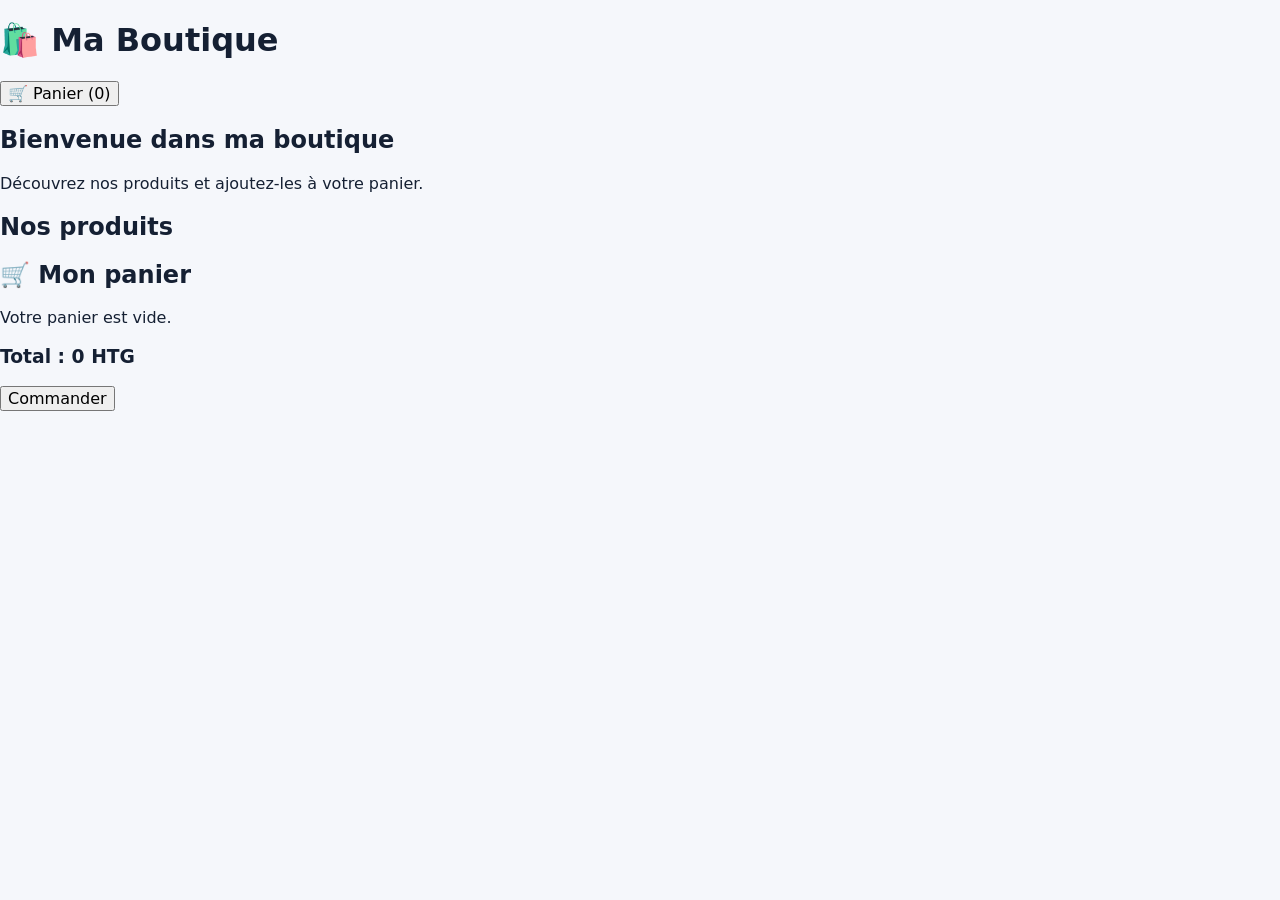
<file: Index.html>
<!DOCTYPE html>
<html lang="fr">

<head>
    <meta charset="UTF-8">
    <meta name="viewport" content="width=device-width, initial-scale=1.0">

    <title>Ma Boutique</title>

    <link rel="stylesheet" href="style.css">
</head>

<body>

    <!-- EN-TÊTE -->
    <header>
        <h1>🛍️ Ma Boutique</h1>

        <button id="boutonPanier">
            🛒 Panier (<span id="nombrePanier">0</span>)
        </button>
    </header>


    <!-- CONTENU PRINCIPAL -->
    <main>

        <section class="accueil">
            <h2>Bienvenue dans ma boutique</h2>

            <p>
                Découvrez nos produits et ajoutez-les à votre panier.
            </p>
        </section>


        <!-- PRODUITS -->
        <section>

            <h2>Nos produits</h2>

            <div id="listeProduits" class="produits">

                <!-- Les produits seront ajoutés avec JavaScript -->

            </div>

        </section>


        <!-- PANIER -->
        <section id="sectionPanier" class="panier">

            <h2>🛒 Mon panier</h2>

            <div id="listePanier">
                <p>Votre panier est vide.</p>
            </div>

            <h3>
                Total :
                <span id="total">0</span> HTG
            </h3>

            <button id="boutonCommander" class="commander">
                Commander
            </button>

        </section>

    </main>


    <!-- JAVASCRIPT -->
    <script src="script.js"></script>

</body>

</html>
</file>
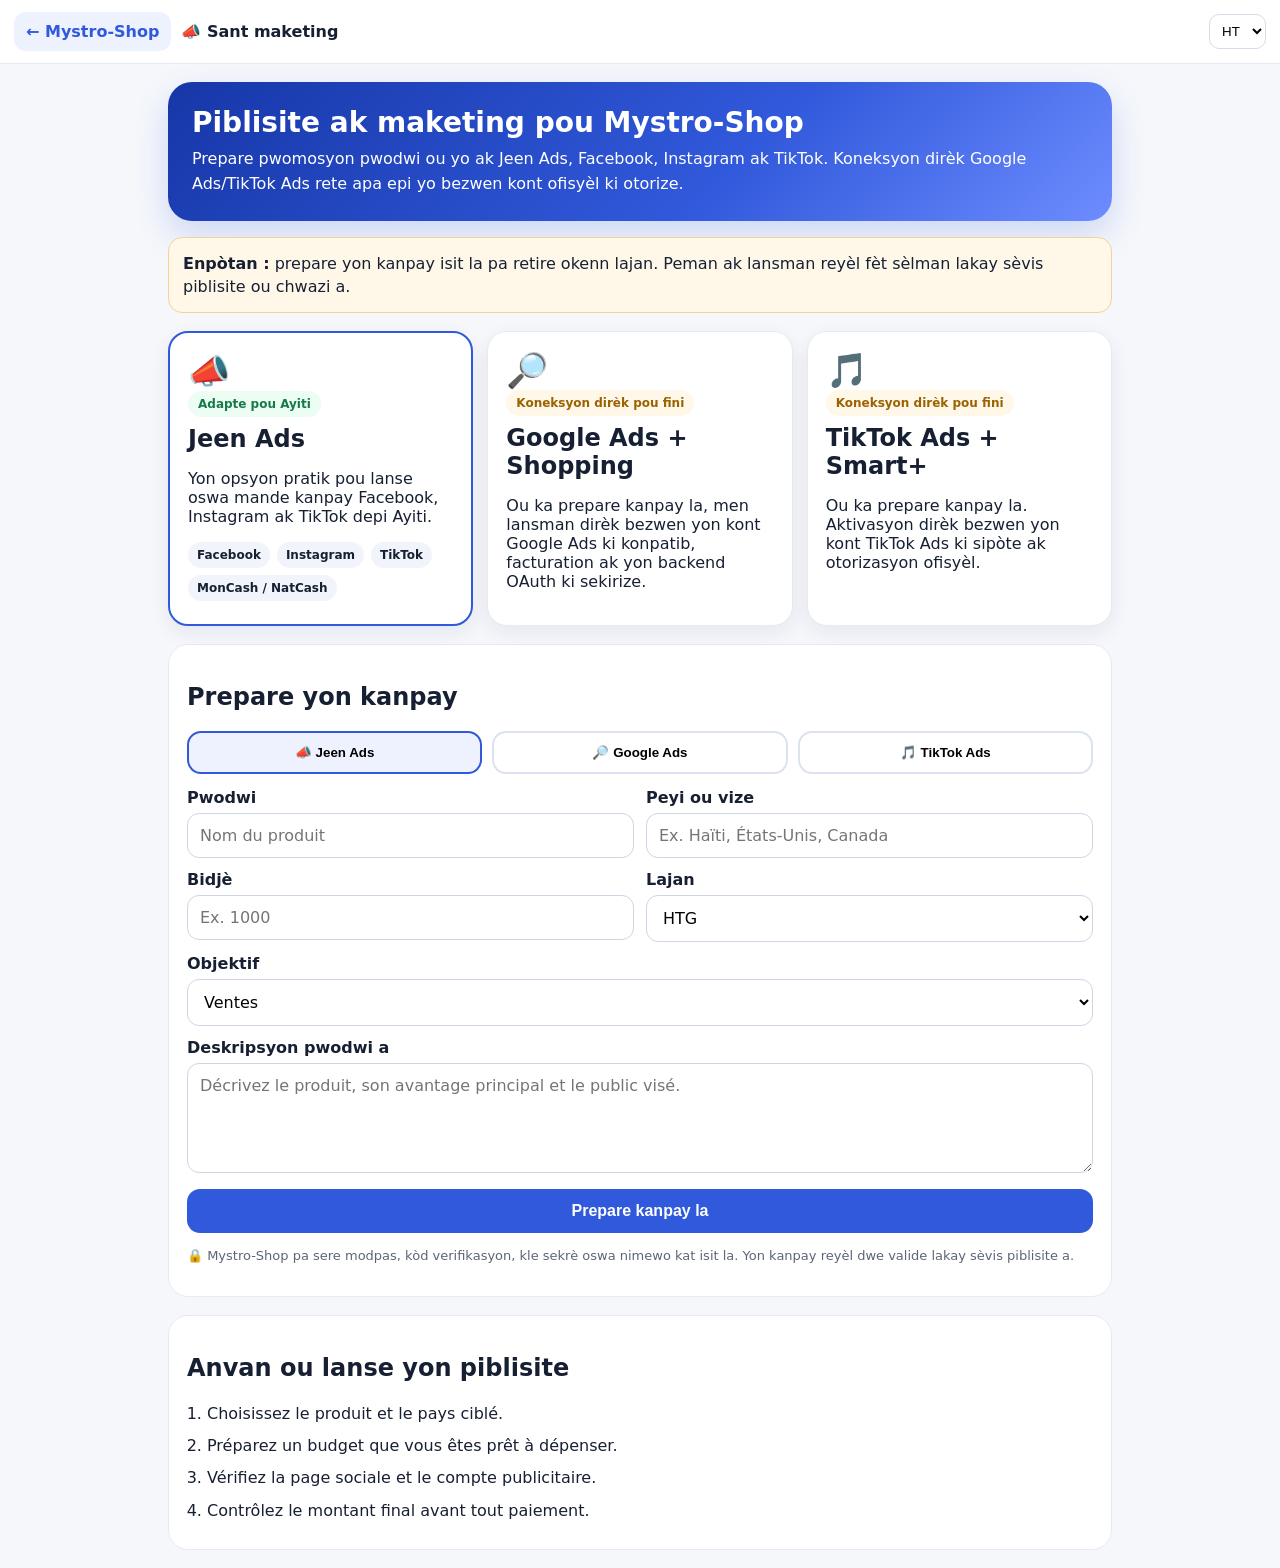
<file: ads.html>
<!DOCTYPE html>
<html lang="fr">
<head>
  <meta charset="UTF-8">
  <meta name="viewport" content="width=device-width,initial-scale=1,viewport-fit=cover">
  <meta name="theme-color" content="#3159db">
  <meta name="description" content="Centre marketing Mystro-Shop : Jeen Ads, Facebook, Instagram, TikTok et préparation Google Ads.">
  <title>Publicité | Mystro-Shop</title>
  <link rel="icon" href="./icon-192.png">
  <style>
    *{box-sizing:border-box}body{margin:0;font-family:system-ui,-apple-system,Segoe UI,Roboto,sans-serif;background:#f5f7fb;color:#172033}.top{position:sticky;top:0;background:#fff;border-bottom:1px solid #e6e9f2;padding:12px 14px;display:flex;align-items:center;gap:10px;z-index:5}.back{border:0;background:#eef2ff;border-radius:12px;padding:10px 12px;font-weight:800;color:#3159db;text-decoration:none}.brand{font-weight:900}.wrap{max-width:980px;margin:auto;padding:18px}.hero{background:linear-gradient(135deg,#1737a8,#3159db 60%,#6d8cff);color:#fff;border-radius:24px;padding:24px;box-shadow:0 14px 34px rgba(49,89,219,.2)}.hero h1{margin:0 0 8px;font-size:28px}.hero p{margin:0;line-height:1.55}.notice{margin:16px 0;padding:14px;border-radius:14px;background:#fff7e8;border:1px solid #f1d39a;line-height:1.45}.grid{display:grid;grid-template-columns:repeat(auto-fit,minmax(235px,1fr));gap:14px;margin-top:18px}.card{background:#fff;border:1px solid #e7eaf2;border-radius:20px;padding:18px;box-shadow:0 7px 20px rgba(20,35,70,.07)}.card.primary{border:2px solid #3159db}.logo{font-size:34px}.card h2{margin:8px 0}.status{display:inline-block;padding:6px 10px;border-radius:999px;background:#eef2ff;color:#3159db;font-size:12px;font-weight:800}.status.ready{background:#ecfdf3;color:#16794a}.status.pending{background:#fff7e8;color:#9a6200}.channels{display:flex;gap:7px;flex-wrap:wrap;margin-top:10px}.chip{padding:6px 9px;border-radius:999px;background:#f1f4fa;font-size:12px;font-weight:700}.form{margin-top:18px;background:#fff;border-radius:20px;padding:18px;border:1px solid #e7eaf2}.row{display:grid;grid-template-columns:1fr 1fr;gap:12px}.field{margin-bottom:12px}.field label{display:block;font-weight:750;margin-bottom:6px}.field input,.field select,.field textarea{width:100%;padding:12px;border:1px solid #cfd5e4;border-radius:12px;background:#fff;font:inherit}.field textarea{min-height:110px;resize:vertical}.providers{display:flex;gap:10px;flex-wrap:wrap}.provider{flex:1;min-width:145px;border:2px solid #dce2f1;border-radius:14px;padding:12px;background:#fff;cursor:pointer;font-weight:850}.provider.active{border-color:#3159db;background:#eef2ff}.btn{width:100%;border:0;border-radius:13px;padding:13px;background:#3159db;color:#fff;font-weight:850;font-size:16px;cursor:pointer}.btn.secondary{display:inline-flex;align-items:center;justify-content:center;margin-top:12px;text-decoration:none;background:#111827}.result{display:none;margin-top:14px;padding:14px;border-radius:14px;background:#eef8f0;border:1px solid #bcdcc2;line-height:1.55}.small{font-size:13px;color:#5c6578;line-height:1.5}.lang{margin-left:auto;border:1px solid #d7dceb;border-radius:10px;padding:8px;background:#fff}.steps{margin-top:18px;background:#fff;border:1px solid #e7eaf2;border-radius:20px;padding:18px}.steps ol{padding-left:20px;margin-bottom:0}.steps li{margin:9px 0;line-height:1.45}@media(max-width:640px){.row{grid-template-columns:1fr}.hero h1{font-size:23px}.brand{font-size:14px}.back{padding:9px 10px}}
  </style>
</head>
<body>
<header class="top">
  <a class="back" href="./index.html">← Mystro-Shop</a>
  <div class="brand">📣 <span id="topTitle">Centre marketing</span></div>
  <select id="lang" class="lang" aria-label="Langue"><option value="fr">FR</option><option value="ht">HT</option><option value="es">ES</option><option value="en">EN</option></select>
</header>
<main class="wrap">
  <section class="hero">
    <h1 id="title">Publicité et marketing pour Mystro-Shop</h1>
    <p id="subtitle">Préparez la promotion de vos produits avec Jeen Ads, Facebook, Instagram et TikTok. Les connexions directes Google Ads/TikTok Ads restent séparées et nécessitent leurs propres comptes autorisés.</p>
  </section>

  <div class="notice" id="notice"><strong>Important :</strong> préparer une campagne ici ne débite aucun argent. Le paiement et le lancement réel se font seulement chez le prestataire publicitaire choisi.</div>

  <section class="grid">
    <article class="card primary">
      <div class="logo">📣</div><span class="status ready" id="jeenStatus">Adapté à Haïti</span>
      <h2>Jeen Ads</h2>
      <p id="jeenText">Option pratique pour lancer ou demander des campagnes Facebook, Instagram et TikTok depuis Haïti.</p>
      <div class="channels"><span class="chip">Facebook</span><span class="chip">Instagram</span><span class="chip">TikTok</span><span class="chip">MonCash / NatCash</span></div>
    </article>
    <article class="card">
      <div class="logo">🔎</div><span class="status pending" id="googleStatus">Connexion directe à compléter</span>
      <h2>Google Ads + Shopping</h2>
      <p id="googleText">La préparation est disponible, mais le lancement direct exige un compte Google Ads compatible, la facturation et un backend OAuth sécurisé.</p>
    </article>
    <article class="card">
      <div class="logo">🎵</div><span class="status pending" id="tiktokStatus">Connexion directe à compléter</span>
      <h2>TikTok Ads + Smart+</h2>
      <p id="tiktokText">La préparation est disponible. L'activation directe exige un compte TikTok Ads pris en charge et une autorisation officielle.</p>
    </article>
  </section>

  <section class="form">
    <h2 id="campaignTitle">Préparer une campagne</h2>
    <div class="providers">
      <button type="button" class="provider active" data-provider="jeen">📣 Jeen Ads</button>
      <button type="button" class="provider" data-provider="google">🔎 Google Ads</button>
      <button type="button" class="provider" data-provider="tiktok">🎵 TikTok Ads</button>
    </div>
    <div class="row" style="margin-top:14px">
      <div class="field"><label id="productLabel" for="product">Produit</label><input id="product" placeholder="Nom du produit" maxlength="120"></div>
      <div class="field"><label id="countryLabel" for="country">Pays ciblé</label><input id="country" placeholder="Ex. Haïti, États-Unis, Canada" maxlength="80"></div>
    </div>
    <div class="row">
      <div class="field"><label id="budgetLabel" for="budget">Budget</label><input id="budget" type="number" min="1" step="1" placeholder="Ex. 1000"></div>
      <div class="field"><label id="currencyLabel" for="currency">Devise</label><select id="currency"><option>HTG</option><option>USD</option><option>EUR</option><option>CAD</option><option>GBP</option></select></div>
    </div>
    <div class="field"><label id="goalLabel" for="goal">Objectif</label><select id="goal"><option value="sales">Ventes</option><option value="traffic">Visites du site</option><option value="messages">Messages / WhatsApp</option><option value="awareness">Notoriété</option></select></div>
    <div class="field"><label id="descriptionLabel" for="description">Description du produit</label><textarea id="description" placeholder="Décrivez le produit, son avantage principal et le public visé."></textarea></div>
    <button type="button" id="prepare" class="btn">Préparer la campagne</button>
    <div id="result" class="result"></div>
    <p class="small" id="security">🔒 Mystro-Shop ne stocke ici aucun mot de passe, code de vérification, clé secrète ni numéro de carte. Une campagne réelle doit être validée chez le prestataire publicitaire.</p>
  </section>

  <section class="steps">
    <h2 id="stepsTitle">Avant de lancer une publicité</h2>
    <ol id="stepsList">
      <li>Choisissez le produit et le pays ciblé.</li>
      <li>Préparez un budget que vous êtes prêt à dépenser.</li>
      <li>Vérifiez la page sociale et le compte publicitaire.</li>
      <li>Contrôlez le montant final avant tout paiement.</li>
    </ol>
  </section>
</main>
<script>
const JEEN_URL='https://jeenads.com/';
const copy={
fr:{top:'Centre marketing',title:'Publicité et marketing pour Mystro-Shop',subtitle:'Préparez la promotion de vos produits avec Jeen Ads, Facebook, Instagram et TikTok. Les connexions directes Google Ads/TikTok Ads restent séparées et nécessitent leurs propres comptes autorisés.',notice:'<strong>Important :</strong> préparer une campagne ici ne débite aucun argent. Le paiement et le lancement réel se font seulement chez le prestataire publicitaire choisi.',jeenStatus:'Adapté à Haïti',jeenText:'Option pratique pour lancer ou demander des campagnes Facebook, Instagram et TikTok depuis Haïti.',googleStatus:'Connexion directe à compléter',googleText:'La préparation est disponible, mais le lancement direct exige un compte Google Ads compatible, la facturation et un backend OAuth sécurisé.',tiktokStatus:'Connexion directe à compléter',tiktokText:"La préparation est disponible. L'activation directe exige un compte TikTok Ads pris en charge et une autorisation officielle.",campaign:'Préparer une campagne',product:'Produit',country:'Pays ciblé',budget:'Budget',currency:'Devise',goal:'Objectif',description:'Description du produit',button:'Préparer la campagne',security:'🔒 Mystro-Shop ne stocke ici aucun mot de passe, code de vérification, clé secrète ni numéro de carte. Une campagne réelle doit être validée chez le prestataire publicitaire.',steps:'Avant de lancer une publicité',readyJeen:'Résumé prêt. Ouvrez Jeen Ads pour continuer la demande ou le lancement. Aucun paiement n’est effectué par Mystro-Shop.',readyDirect:'Résumé prêt. Cette connexion directe n’est pas encore activée dans Mystro-Shop. Elle exigera le compte publicitaire officiel et le backend sécurisé.',openJeen:'Ouvrir Jeen Ads',missing:'Veuillez remplir le produit, le pays et le budget.'},
ht:{top:'Sant maketing',title:'Piblisite ak maketing pou Mystro-Shop',subtitle:'Prepare pwomosyon pwodwi ou yo ak Jeen Ads, Facebook, Instagram ak TikTok. Koneksyon dirèk Google Ads/TikTok Ads rete apa epi yo bezwen kont ofisyèl ki otorize.',notice:'<strong>Enpòtan :</strong> prepare yon kanpay isit la pa retire okenn lajan. Peman ak lansman reyèl fèt sèlman lakay sèvis piblisite ou chwazi a.',jeenStatus:'Adapte pou Ayiti',jeenText:'Yon opsyon pratik pou lanse oswa mande kanpay Facebook, Instagram ak TikTok depi Ayiti.',googleStatus:'Koneksyon dirèk pou fini',googleText:'Ou ka prepare kanpay la, men lansman dirèk bezwen yon kont Google Ads ki konpatib, facturation ak yon backend OAuth ki sekirize.',tiktokStatus:'Koneksyon dirèk pou fini',tiktokText:'Ou ka prepare kanpay la. Aktivasyon dirèk bezwen yon kont TikTok Ads ki sipòte ak otorizasyon ofisyèl.',campaign:'Prepare yon kanpay',product:'Pwodwi',country:'Peyi ou vize',budget:'Bidjè',currency:'Lajan',goal:'Objektif',description:'Deskripsyon pwodwi a',button:'Prepare kanpay la',security:'🔒 Mystro-Shop pa sere modpas, kòd verifikasyon, kle sekrè oswa nimewo kat isit la. Yon kanpay reyèl dwe valide lakay sèvis piblisite a.',steps:'Anvan ou lanse yon piblisite',readyJeen:'Rezime a pare. Louvri Jeen Ads pou kontinye demann oswa lansman an. Mystro-Shop pa fè okenn peman otomatik.',readyDirect:'Rezime a pare. Koneksyon dirèk sa a poko aktive nan Mystro-Shop. Li pral bezwen kont piblisite ofisyèl la ak backend ki sekirize.',openJeen:'Louvri Jeen Ads',missing:'Tanpri ranpli pwodwi, peyi ak bidjè.'},
es:{top:'Centro de marketing',title:'Publicidad y marketing para Mystro-Shop',subtitle:'Prepara la promoción de tus productos con Jeen Ads, Facebook, Instagram y TikTok. Las conexiones directas con Google Ads/TikTok Ads requieren sus propias cuentas autorizadas.',notice:'<strong>Importante:</strong> preparar una campaña aquí no cobra dinero. El pago y el lanzamiento real se realizan únicamente con el proveedor publicitario elegido.',jeenStatus:'Adaptado a Haití',jeenText:'Una opción práctica para solicitar o lanzar campañas de Facebook, Instagram y TikTok desde Haití.',googleStatus:'Conexión directa pendiente',googleText:'La preparación está disponible, pero el lanzamiento directo requiere una cuenta compatible, facturación y un backend OAuth seguro.',tiktokStatus:'Conexión directa pendiente',tiktokText:'La preparación está disponible. La activación directa requiere una cuenta TikTok Ads compatible y autorización oficial.',campaign:'Preparar una campaña',product:'Producto',country:'País objetivo',budget:'Presupuesto',currency:'Moneda',goal:'Objetivo',description:'Descripción del producto',button:'Preparar campaña',security:'🔒 Mystro-Shop no guarda aquí contraseñas, códigos de verificación, claves secretas ni números de tarjeta. Una campaña real debe validarse con el proveedor publicitario.',steps:'Antes de lanzar publicidad',readyJeen:'Resumen listo. Abre Jeen Ads para continuar la solicitud o el lanzamiento. Mystro-Shop no realiza pagos automáticos.',readyDirect:'Resumen listo. Esta conexión directa aún no está activada en Mystro-Shop y requiere la cuenta publicitaria oficial y un backend seguro.',openJeen:'Abrir Jeen Ads',missing:'Completa el producto, el país y el presupuesto.'},
en:{top:'Marketing center',title:'Advertising and marketing for Mystro-Shop',subtitle:'Prepare product promotion with Jeen Ads, Facebook, Instagram and TikTok. Direct Google Ads/TikTok Ads connections remain separate and require authorized accounts.',notice:'<strong>Important:</strong> preparing a campaign here does not charge any money. Payment and real launch happen only with the selected advertising provider.',jeenStatus:'Haiti-friendly',jeenText:'A practical option to request or launch Facebook, Instagram and TikTok campaigns from Haiti.',googleStatus:'Direct connection pending',googleText:'Campaign preparation is available, but direct launch requires a compatible Google Ads account, billing and a secure OAuth backend.',tiktokStatus:'Direct connection pending',tiktokText:'Campaign preparation is available. Direct activation requires a supported TikTok Ads account and official authorization.',campaign:'Prepare a campaign',product:'Product',country:'Target country',budget:'Budget',currency:'Currency',goal:'Goal',description:'Product description',button:'Prepare campaign',security:'🔒 Mystro-Shop stores no passwords, verification codes, secret keys or card numbers here. A real campaign must be validated with the advertising provider.',steps:'Before launching an ad',readyJeen:'Summary ready. Open Jeen Ads to continue the request or launch. Mystro-Shop makes no automatic payment.',readyDirect:'Summary ready. This direct connection is not yet active in Mystro-Shop and requires the official advertising account and secure backend.',openJeen:'Open Jeen Ads',missing:'Please complete the product, country and budget.'}
};
let provider=new URLSearchParams(location.search).get('provider')||'jeen';
if(!['jeen','google','tiktok'].includes(provider))provider='jeen';
const $=id=>document.getElementById(id);
function choose(p){provider=p;document.querySelectorAll('.provider').forEach(b=>b.classList.toggle('active',b.dataset.provider===p));}
document.querySelectorAll('.provider').forEach(b=>b.addEventListener('click',()=>choose(b.dataset.provider)));choose(provider);
function setLang(l){const t=copy[l]||copy.fr;$('topTitle').textContent=t.top;$('title').textContent=t.title;$('subtitle').textContent=t.subtitle;$('notice').innerHTML=t.notice;$('jeenStatus').textContent=t.jeenStatus;$('jeenText').textContent=t.jeenText;$('googleStatus').textContent=t.googleStatus;$('googleText').textContent=t.googleText;$('tiktokStatus').textContent=t.tiktokStatus;$('tiktokText').textContent=t.tiktokText;$('campaignTitle').textContent=t.campaign;$('productLabel').textContent=t.product;$('countryLabel').textContent=t.country;$('budgetLabel').textContent=t.budget;$('currencyLabel').textContent=t.currency;$('goalLabel').textContent=t.goal;$('descriptionLabel').textContent=t.description;$('prepare').textContent=t.button;$('security').textContent=t.security;$('stepsTitle').textContent=t.steps;localStorage.setItem('mystroAdsLang',l);}
$('lang').value=localStorage.getItem('mystroAdsLang')||'ht';setLang($('lang').value);$('lang').addEventListener('change',()=>setLang($('lang').value));
$('prepare').addEventListener('click',()=>{const p=$('product').value.trim(),c=$('country').value.trim(),b=Number($('budget').value),cur=$('currency').value,g=$('goal').options[$('goal').selectedIndex].text,d=$('description').value.trim();const t=copy[$('lang').value]||copy.fr;if(!p||!c||!Number.isFinite(b)||b<=0){alert(t.missing);return;}const label=provider==='jeen'?'Jeen Ads':provider==='google'?'Google Ads / Shopping':'TikTok Ads / Smart+';$('result').style.display='block';$('result').innerHTML='<strong>'+label+'</strong><br>'+p+' · '+c+' · '+b.toLocaleString()+' '+cur+'<br>'+g+(d?'<br><br>'+d.replace(/[<>]/g,''):'')+'<br><br>'+(provider==='jeen'?t.readyJeen:t.readyDirect)+(provider==='jeen'?'<br><a class="btn secondary" target="_blank" rel="noopener" href="'+JEEN_URL+'">'+t.openJeen+' ↗</a>':'');$('result').scrollIntoView({behavior:'smooth',block:'center'});});
</script>
</body>
</html>
</file>
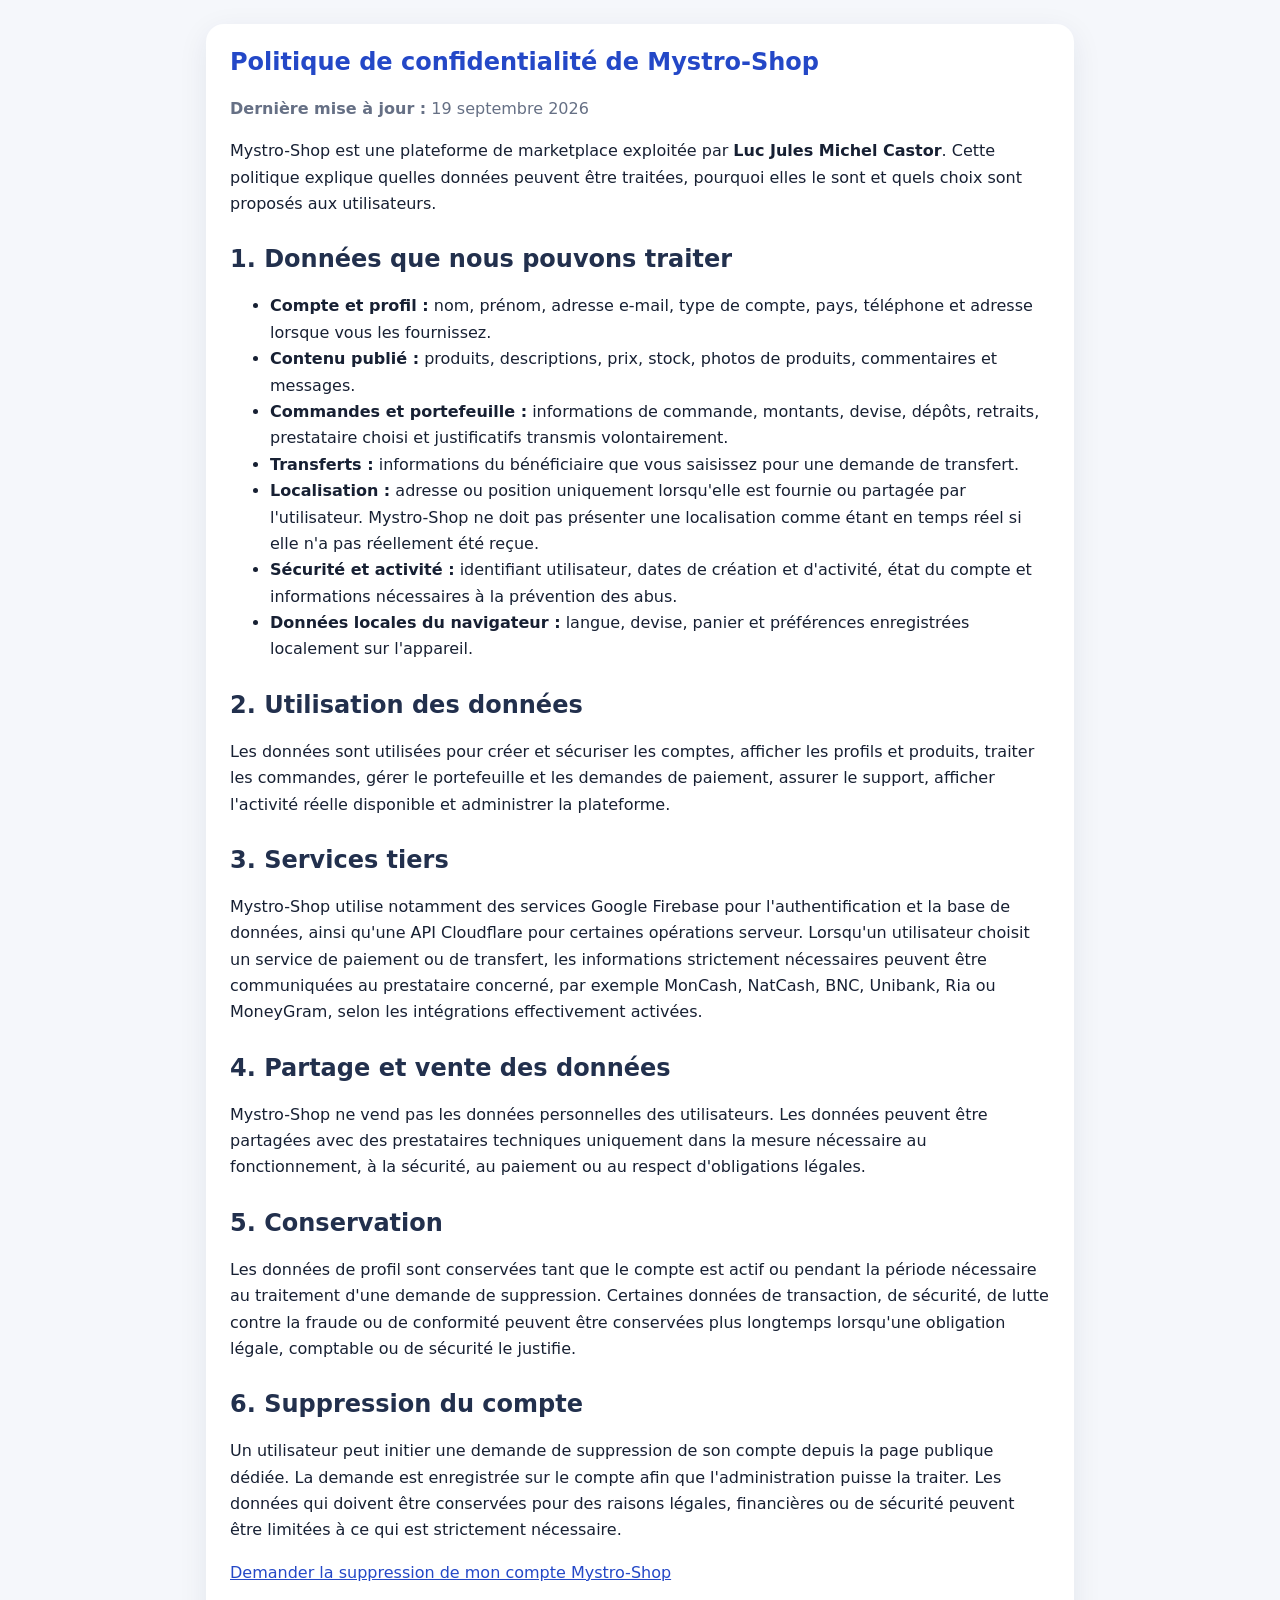
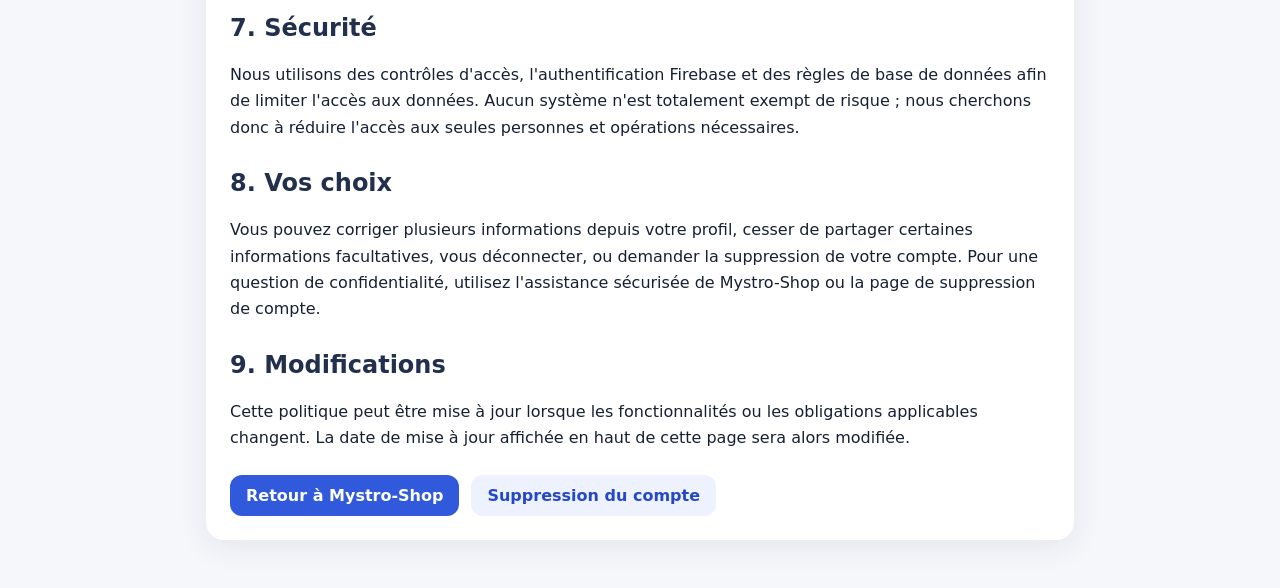
<file: privacy-policy.html>
<!DOCTYPE html>
<html lang="fr">
<head>
  <meta charset="UTF-8">
  <meta name="viewport" content="width=device-width,initial-scale=1,viewport-fit=cover">
  <meta name="theme-color" content="#3159db">
  <title>Politique de confidentialité — Mystro-Shop</title>
  <style>
    :root{font-family:system-ui,-apple-system,BlinkMacSystemFont,"Segoe UI",sans-serif;color:#172033;background:#f5f7fb}
    *{box-sizing:border-box}body{margin:0}.wrap{max-width:900px;margin:auto;padding:24px 16px 48px}
    .card{background:#fff;border-radius:18px;padding:24px;box-shadow:0 8px 30px rgba(25,40,80,.08)}
    h1{margin-top:0;color:#2448c7}h2{margin-top:28px;color:#22304d}p,li{line-height:1.65}
    a{color:#2448c7}.muted{color:#667085}.actions{display:flex;gap:12px;flex-wrap:wrap;margin-top:24px}
    .btn{display:inline-block;padding:11px 16px;border-radius:12px;text-decoration:none;font-weight:700;background:#3159db;color:#fff}
    .btn.alt{background:#eef2ff;color:#2448c7}
  </style>
</head>
<body>
  <main class="wrap">
    <article class="card">
      <h1>Politique de confidentialité de Mystro-Shop</h1>
      <p class="muted"><strong>Dernière mise à jour :</strong> 19 septembre 2026</p>
      <p>Mystro-Shop est une plateforme de marketplace exploitée par <strong>Luc Jules Michel Castor</strong>. Cette politique explique quelles données peuvent être traitées, pourquoi elles le sont et quels choix sont proposés aux utilisateurs.</p>

      <h2>1. Données que nous pouvons traiter</h2>
      <ul>
        <li><strong>Compte et profil :</strong> nom, prénom, adresse e-mail, type de compte, pays, téléphone et adresse lorsque vous les fournissez.</li>
        <li><strong>Contenu publié :</strong> produits, descriptions, prix, stock, photos de produits, commentaires et messages.</li>
        <li><strong>Commandes et portefeuille :</strong> informations de commande, montants, devise, dépôts, retraits, prestataire choisi et justificatifs transmis volontairement.</li>
        <li><strong>Transferts :</strong> informations du bénéficiaire que vous saisissez pour une demande de transfert.</li>
        <li><strong>Localisation :</strong> adresse ou position uniquement lorsqu'elle est fournie ou partagée par l'utilisateur. Mystro-Shop ne doit pas présenter une localisation comme étant en temps réel si elle n'a pas réellement été reçue.</li>
        <li><strong>Sécurité et activité :</strong> identifiant utilisateur, dates de création et d'activité, état du compte et informations nécessaires à la prévention des abus.</li>
        <li><strong>Données locales du navigateur :</strong> langue, devise, panier et préférences enregistrées localement sur l'appareil.</li>
      </ul>

      <h2>2. Utilisation des données</h2>
      <p>Les données sont utilisées pour créer et sécuriser les comptes, afficher les profils et produits, traiter les commandes, gérer le portefeuille et les demandes de paiement, assurer le support, afficher l'activité réelle disponible et administrer la plateforme.</p>

      <h2>3. Services tiers</h2>
      <p>Mystro-Shop utilise notamment des services Google Firebase pour l'authentification et la base de données, ainsi qu'une API Cloudflare pour certaines opérations serveur. Lorsqu'un utilisateur choisit un service de paiement ou de transfert, les informations strictement nécessaires peuvent être communiquées au prestataire concerné, par exemple MonCash, NatCash, BNC, Unibank, Ria ou MoneyGram, selon les intégrations effectivement activées.</p>

      <h2>4. Partage et vente des données</h2>
      <p>Mystro-Shop ne vend pas les données personnelles des utilisateurs. Les données peuvent être partagées avec des prestataires techniques uniquement dans la mesure nécessaire au fonctionnement, à la sécurité, au paiement ou au respect d'obligations légales.</p>

      <h2>5. Conservation</h2>
      <p>Les données de profil sont conservées tant que le compte est actif ou pendant la période nécessaire au traitement d'une demande de suppression. Certaines données de transaction, de sécurité, de lutte contre la fraude ou de conformité peuvent être conservées plus longtemps lorsqu'une obligation légale, comptable ou de sécurité le justifie.</p>

      <h2>6. Suppression du compte</h2>
      <p>Un utilisateur peut initier une demande de suppression de son compte depuis la page publique dédiée. La demande est enregistrée sur le compte afin que l'administration puisse la traiter. Les données qui doivent être conservées pour des raisons légales, financières ou de sécurité peuvent être limitées à ce qui est strictement nécessaire.</p>
      <p><a href="./delete-account.html">Demander la suppression de mon compte Mystro-Shop</a></p>

      <h2>7. Sécurité</h2>
      <p>Nous utilisons des contrôles d'accès, l'authentification Firebase et des règles de base de données afin de limiter l'accès aux données. Aucun système n'est totalement exempt de risque ; nous cherchons donc à réduire l'accès aux seules personnes et opérations nécessaires.</p>

      <h2>8. Vos choix</h2>
      <p>Vous pouvez corriger plusieurs informations depuis votre profil, cesser de partager certaines informations facultatives, vous déconnecter, ou demander la suppression de votre compte. Pour une question de confidentialité, utilisez l'assistance sécurisée de Mystro-Shop ou la page de suppression de compte.</p>

      <h2>9. Modifications</h2>
      <p>Cette politique peut être mise à jour lorsque les fonctionnalités ou les obligations applicables changent. La date de mise à jour affichée en haut de cette page sera alors modifiée.</p>

      <div class="actions">
        <a class="btn" href="./index.html">Retour à Mystro-Shop</a>
        <a class="btn alt" href="./delete-account.html">Suppression du compte</a>
      </div>
    </article>
  </main>
</body>
</html>
</file>
<file: style.css>
*{box-sizing:border-box}html{scroll-behavior:smooth}body{margin:0;background:#f5f7fb;color:#152033;font-family:Inter,system-ui,-apple-system,Segoe UI,Roboto,sans-serif}button,input,select,textarea{font:inherit}button{cursor:pointer}button:disabled{opacity:.55;cursor:not-allowed}label{display:grid;gap:6px;font-weight:700;color:#344054}input,select,textarea{width:100%;border:1px solid #d0d5dd;border-radius:12px;background:#fff;padding:12px;color:#101828;outline:none}input:focus,select:focus,textarea:focus{border-color:#3159db;box-shadow:0 0 0 3px #3159db18}.primary,.secondary,.link-btn{display:inline-flex;align-items:center;justify-content:center;gap:8px;border:0;border-radius:13px;padding:12px 16px;font-weight:800;text-decoration:none}.primary{background:#3159db;color:#fff}.secondary{background:#eef2ff;color:#2341a8}.text-btn{border:0;background:transparent;color:#3159db;font-weight:800;padding:10px}.icon-btn{border:0;background:#eef2ff;border-radius:12px;padding:10px;position:relative}.auth-screen{min-height:100vh;display:grid;place-items:center;padding:20px;background:radial-gradient(circle at top,#6c82ff 0,#3159db 32%,#1737a8 100%)}.auth-screen[hidden]{display:none}.welcome-card{width:min(460px,100%);background:#fff;border-radius:26px;padding:28px;box-shadow:0 28px 70px #001d6640;text-align:center}.welcome-logo{display:flex;align-items:center;justify-content:center;gap:10px}.welcome-logo>span{font-size:38px}.welcome-logo h1{margin:0;font-size:clamp(30px,8vw,45px)}.welcome-card>p{font-size:18px;line-height:1.45}.welcome-tabs{display:grid;grid-template-columns:1fr 1fr;gap:10px;margin-top:20px}.welcome-tabs button{border:0;border-radius:13px;padding:14px;font-weight:850;background:#eef2ff;color:#2443ad}.welcome-tabs button:active{transform:translateY(1px)}.welcome-languages{display:flex;justify-content:center;gap:7px;margin-top:14px}.welcome-languages button{border:1px solid #dbe2f0;background:#fff;border-radius:999px;padding:6px 10px;font-size:12px;font-weight:800;color:#475467}.top-header{position:sticky;top:0;z-index:40;background:#fff;border-bottom:1px solid #eaecf0;padding:12px 16px;display:grid;grid-template-columns:auto minmax(220px,1fr) auto;gap:14px;align-items:center}.brand{display:flex;align-items:center;gap:9px}.brand>span{font-size:28px}.brand div{display:grid}.brand strong{font-size:18px}.brand small{color:#667085}.top-tools{display:flex;align-items:center;gap:10px}.search{display:flex;align-items:center;gap:8px;background:#f2f4f7;border-radius:13px;padding:0 11px;flex:1}.search input{border:0;background:transparent;box-shadow:none;padding-left:0}.header-actions{display:flex;align-items:center;gap:8px}.header-actions select{width:auto;max-width:130px;padding:9px}.avatar,.big-avatar{border:0;border-radius:50%;background:#3159db;color:#fff;font-weight:900;display:grid;place-items:center}.avatar{width:42px;height:42px}.big-avatar{width:78px;height:78px;font-size:28px;margin:auto}.badge{position:absolute;right:-4px;top:-5px;background:#d92d20;color:#fff;border-radius:999px;min-width:18px;height:18px;font-size:11px;display:grid;place-items:center}.mobile-nav{position:fixed;z-index:50;left:0;top:0;bottom:0;width:min(310px,86vw);background:#fff;box-shadow:12px 0 40px #10182826;padding:78px 12px 20px;display:flex;flex-direction:column;gap:5px;transform:translateX(-103%);transition:.22s;overflow:auto}.mobile-nav.open{transform:translateX(0)}.mobile-nav button{border:0;background:transparent;border-radius:12px;padding:12px;text-align:left;font-weight:750;color:#344054}.mobile-nav button:hover,.mobile-nav button.active{background:#eef2ff;color:#2443ad}.cart-count{margin-left:auto;background:#3159db;color:#fff;border-radius:999px;padding:1px 7px;font-size:11px}.app-content{max-width:1220px;margin:auto;padding:22px 18px 90px}.app-page{display:none}.app-page.active-page{display:block}.hero{border-radius:28px;padding:34px;background:linear-gradient(135deg,#1737a8,#3159db 58%,#6f86ff);color:#fff;box-shadow:0 18px 50px #3159db32}.hero h1{font-size:clamp(30px,6vw,56px);line-height:1.02;margin:10px 0}.hero p{font-size:18px;max-width:650px;opacity:.92}.hero-actions{display:flex;gap:10px;flex-wrap:wrap;margin-top:20px}.hero .primary{background:#fff;color:#1737a8}.hero .secondary{background:#ffffff1a;color:#fff;border:1px solid #ffffff55}.section-title,.page-title{display:flex;align-items:center;justify-content:space-between;gap:10px;margin:24px 0 14px}.section-title h2,.page-title h2{margin:0}.section-title span,.page-title span{color:#667085;font-size:13px}.products-grid{display:grid;grid-template-columns:repeat(auto-fill,minmax(190px,1fr));gap:16px}.product-card{background:#fff;border:1px solid #eaecf0;border-radius:18px;overflow:hidden;box-shadow:0 8px 22px #1018280c}.product-media{position:relative;aspect-ratio:3/4;background:#f2f4f7}.product-media img{width:100%;height:100%;object-fit:cover}.discount{position:absolute;left:9px;top:9px;background:#d92d20;color:#fff;padding:5px 8px;border-radius:999px;font-size:12px;font-weight:900}.product-body{padding:12px}.product-body h3{font-size:15px;margin:4px 0 9px}.product-actions{display:flex;justify-content:flex-end;gap:6px;margin-top:11px}.product-actions button{width:38px;height:38px;border:0;border-radius:50%;background:#eef2ff}.product-actions .dark{background:#111827;color:#fff;font-size:20px}.stats-grid{display:grid;grid-template-columns:repeat(auto-fit,minmax(165px,1fr));gap:12px}.stat,.panel,.chart-card,.form-card,.wallet-card,.profile-card,.help-card,.chat-card,.cart-summary{background:#fff;border:1px solid #eaecf0;border-radius:18px;padding:16px;box-shadow:0 7px 20px #1018280b}.stat{display:grid;gap:7px}.stat span{color:#667085}.stat strong{font-size:23px}.chart-card{height:330px;margin-top:14px}.form-card{max-width:760px;margin:auto}.form-card form,.profile-card{display:grid;gap:14px}.form-row{display:grid;grid-template-columns:1fr 1fr;gap:12px}.image-preview{display:grid;grid-template-columns:repeat(5,1fr);gap:7px}.image-preview img{width:100%;aspect-ratio:1/1;object-fit:cover;border-radius:10px}.wallet-card{display:flex;align-items:center;justify-content:space-between}.wallet-card>div{display:grid;gap:5px}.wallet-card strong{font-size:28px}.balance-list{display:grid;grid-template-columns:repeat(auto-fit,minmax(160px,1fr));gap:8px;margin:12px 0}.balance-list div{display:flex;justify-content:space-between;background:#fff;border:1px solid #eaecf0;border-radius:12px;padding:10px}.wallet-actions,.services-grid{display:grid;grid-template-columns:repeat(auto-fit,minmax(175px,1fr));gap:12px}.wallet-actions button,.services-grid>div{background:#fff;border:1px solid #eaecf0;border-radius:16px;padding:16px;min-height:105px;text-align:left;display:grid;gap:8px;align-content:center}.wallet-actions button{font-size:23px}.wallet-actions strong,.services-grid strong{font-size:15px}.services-grid small{color:#667085}.cart-line{display:grid;grid-template-columns:76px 1fr auto;gap:12px;align-items:center;background:#fff;border-bottom:1px solid #eaecf0;padding:12px}.cart-line:first-child{border-radius:16px 16px 0 0}.cart-line:last-child{border-radius:0 0 16px 16px;border-bottom:0}.cart-line img{width:76px;height:92px;object-fit:cover;border-radius:10px}.qty{display:flex;align-items:center;gap:8px;margin-top:8px}.qty button{width:32px;height:32px;border:0;border-radius:8px}.cart-summary{max-width:620px;margin:16px 0 0 auto;display:grid;gap:12px}.cart-summary>div{display:flex;justify-content:space-between;gap:10px}.delivery-check{display:flex;grid-auto-flow:column;grid-template-columns:auto 1fr;justify-content:start;align-items:center}.delivery-check input{width:auto}.grand-total{font-size:20px;border-top:1px solid #eaecf0;padding-top:12px}.list-container{background:#fff;border:1px solid #eaecf0;border-radius:16px;overflow:hidden}.list-item{padding:13px 15px;border-bottom:1px solid #eaecf0;display:flex;gap:10px;justify-content:space-between;align-items:center;flex-wrap:wrap}.list-item:last-child{border-bottom:0}.list-item p{width:100%;margin:4px 0}.empty-state{padding:24px;text-align:center;color:#667085}.chat-messages{height:360px;overflow:auto;display:flex;flex-direction:column;gap:8px}.chat-message{background:#f2f4f7;border-radius:12px;padding:10px;display:grid;gap:3px}.chat-message.user{background:#e9eeff}.chat-message.assistant{background:#eefbf4}.chat-compose,.assistant-compose{display:grid;grid-template-columns:1fr auto;gap:8px;margin-top:10px}.admin-periods{display:flex;gap:8px;margin:15px 0 12px}.admin-periods button{border:1px solid #d0d5dd;background:#fff;border-radius:999px;padding:8px 12px}.admin-periods button.active{background:#3159db;color:#fff;border-color:#3159db}.admin-grid{display:grid;grid-template-columns:1fr 1fr;gap:12px;margin-top:12px}.panel p,.panel>div>div{display:flex;justify-content:space-between;gap:12px}.profile-card{max-width:680px;margin:auto}.modal{position:fixed;z-index:100;inset:0;background:#10182888;display:none;place-items:center;padding:18px}.modal.open{display:grid}.modal-card{width:min(480px,100%);max-height:90vh;overflow:auto;background:#fff;border-radius:22px;padding:20px;position:relative;display:grid;gap:12px}.modal-card.wide{width:min(800px,100%)}.close{position:absolute;right:12px;top:10px;width:38px;height:38px;border:0;border-radius:50%;background:#f2f4f7;font-size:24px}.tabs{display:grid;grid-template-columns:1fr 1fr;gap:8px}.tabs button{border:0;border-radius:12px;padding:11px;background:#eef2ff;color:#2443ad;font-weight:800}.tabs button.active{background:#3159db;color:#fff}.detail-gallery{display:grid;grid-template-columns:repeat(auto-fit,minmax(150px,1fr));gap:8px}.detail-gallery img{width:100%;aspect-ratio:1/1;object-fit:cover;border-radius:13px}.assistant-btn{position:fixed;right:18px;bottom:20px;z-index:60;width:56px;height:56px;border:0;border-radius:50%;background:#3159db;color:#fff;font-size:25px;box-shadow:0 12px 32px #3159db4c}.assistant-panel{position:fixed;z-index:70;right:16px;bottom:86px;width:min(370px,calc(100vw - 32px));height:470px;background:#fff;border:1px solid #eaecf0;border-radius:20px;box-shadow:0 20px 60px #10182833;padding:12px;display:none;grid-template-rows:auto 1fr auto}.assistant-panel.open{display:grid}.assistant-head{display:flex;justify-content:space-between;align-items:center}.assistant-head button{border:0;background:transparent;font-size:22px}.assistant-messages{overflow:auto;padding:8px;display:flex;flex-direction:column;gap:8px}.toast{position:fixed;z-index:999;left:50%;bottom:90px;transform:translateX(-50%);max-width:90%;padding:12px 16px;border-radius:12px;background:#111827;color:#fff;box-shadow:0 8px 30px #10182844;transition:.2s}.toast.success{background:#067647}.toast.error{background:#b42318}.toast.info{background:#175cd3}.noscript{position:fixed;inset:10px;z-index:1000;background:#fff1f2;color:#9f1239;border:1px solid #fecdd3;border-radius:16px;padding:20px}.noscript{display:block}.auth-screen+noscript{display:block}@media(max-width:850px){.top-header{grid-template-columns:1fr auto}.brand{grid-column:1}.top-tools{grid-column:1/-1;grid-row:2}.header-actions{grid-column:2;grid-row:1}.header-actions select{max-width:92px}.app-content{padding:16px 12px 80px}.admin-grid{grid-template-columns:1fr}}@media(max-width:580px){.brand small{display:none}.header-actions select:first-child{display:none}.products-grid{grid-template-columns:repeat(2,minmax(0,1fr));gap:10px}.hero{padding:24px 18px;border-radius:22px}.hero h1{font-size:34px}.form-row{grid-template-columns:1fr}.image-preview{grid-template-columns:repeat(3,1fr)}.wallet-actions,.services-grid{grid-template-columns:1fr 1fr}.product-actions{gap:4px}.product-actions button{width:34px;height:34px}.welcome-card{padding:24px 18px}.welcome-tabs{grid-template-columns:1fr 1fr}}@media(max-width:420px){.wallet-actions,.services-grid{grid-template-columns:1fr}.header-actions{gap:4px}.header-actions select{max-width:74px}.welcome-tabs{grid-template-columns:1fr}}
</file>
